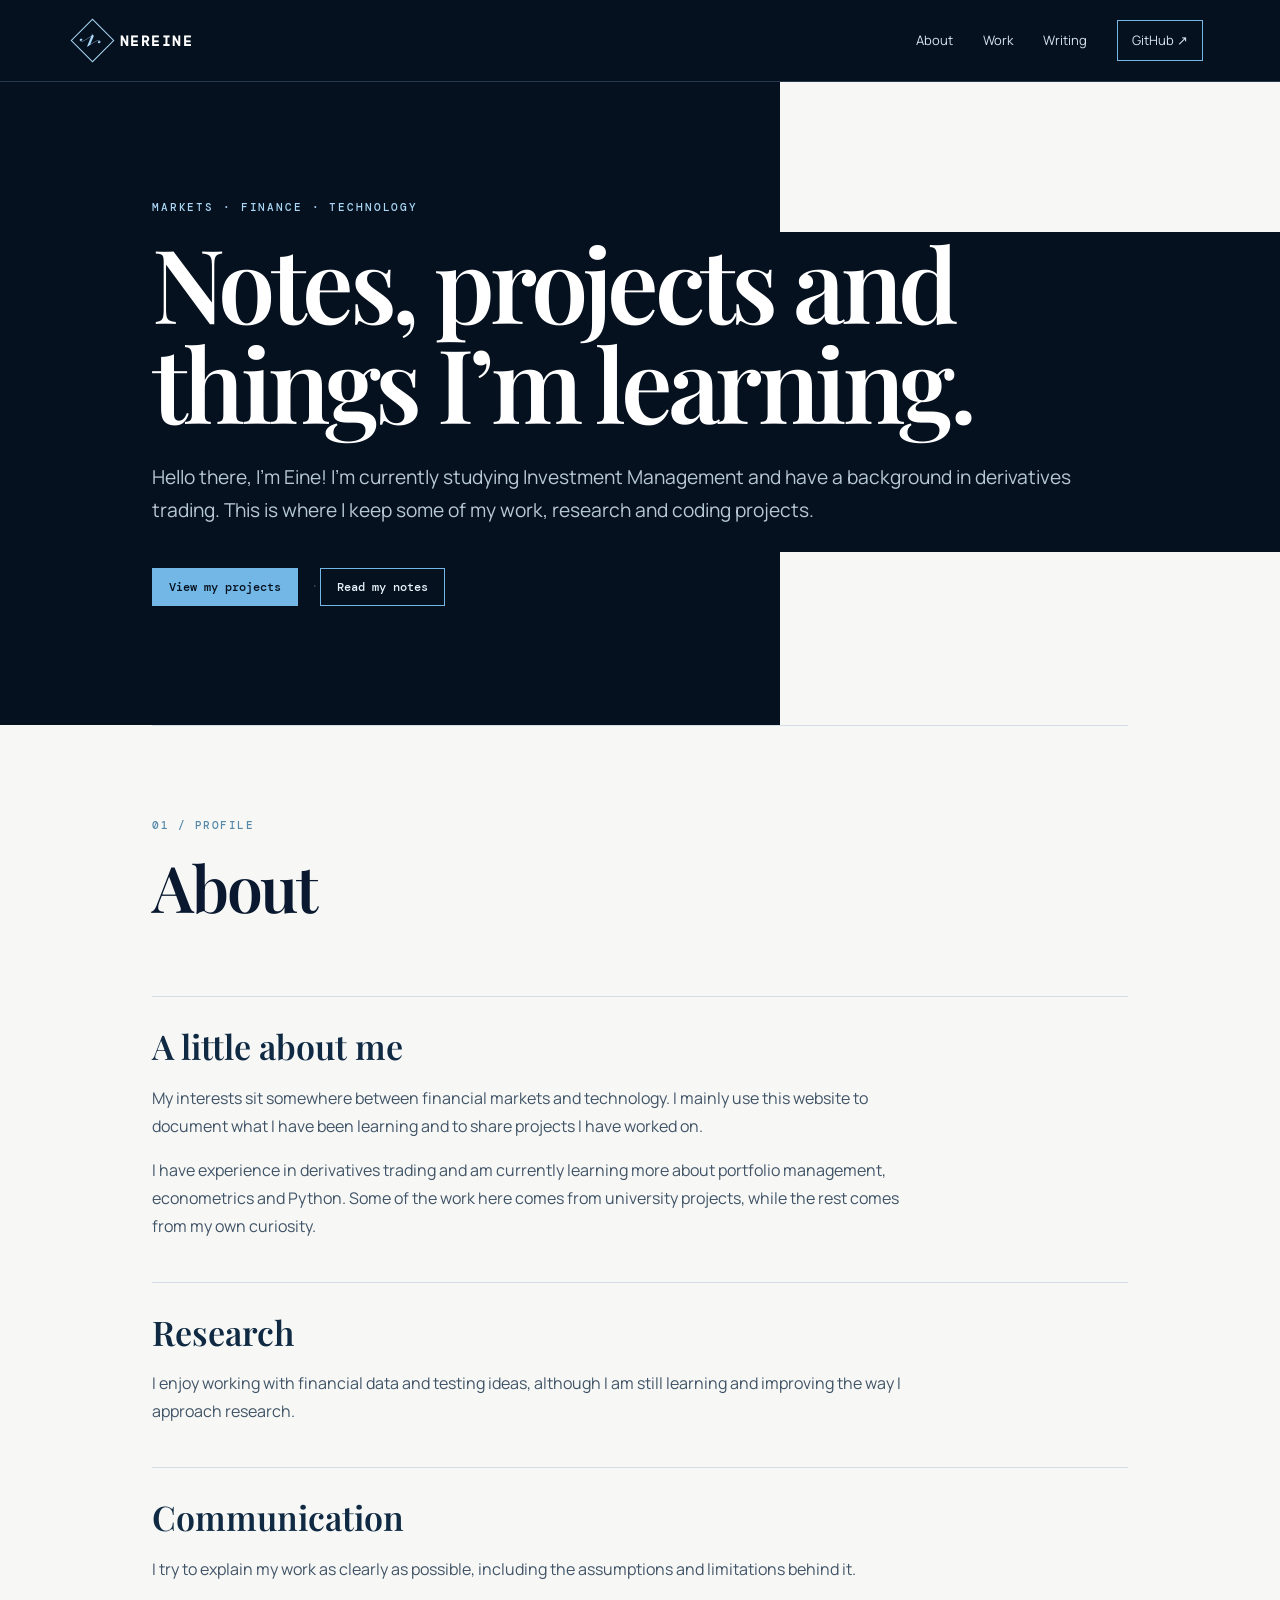
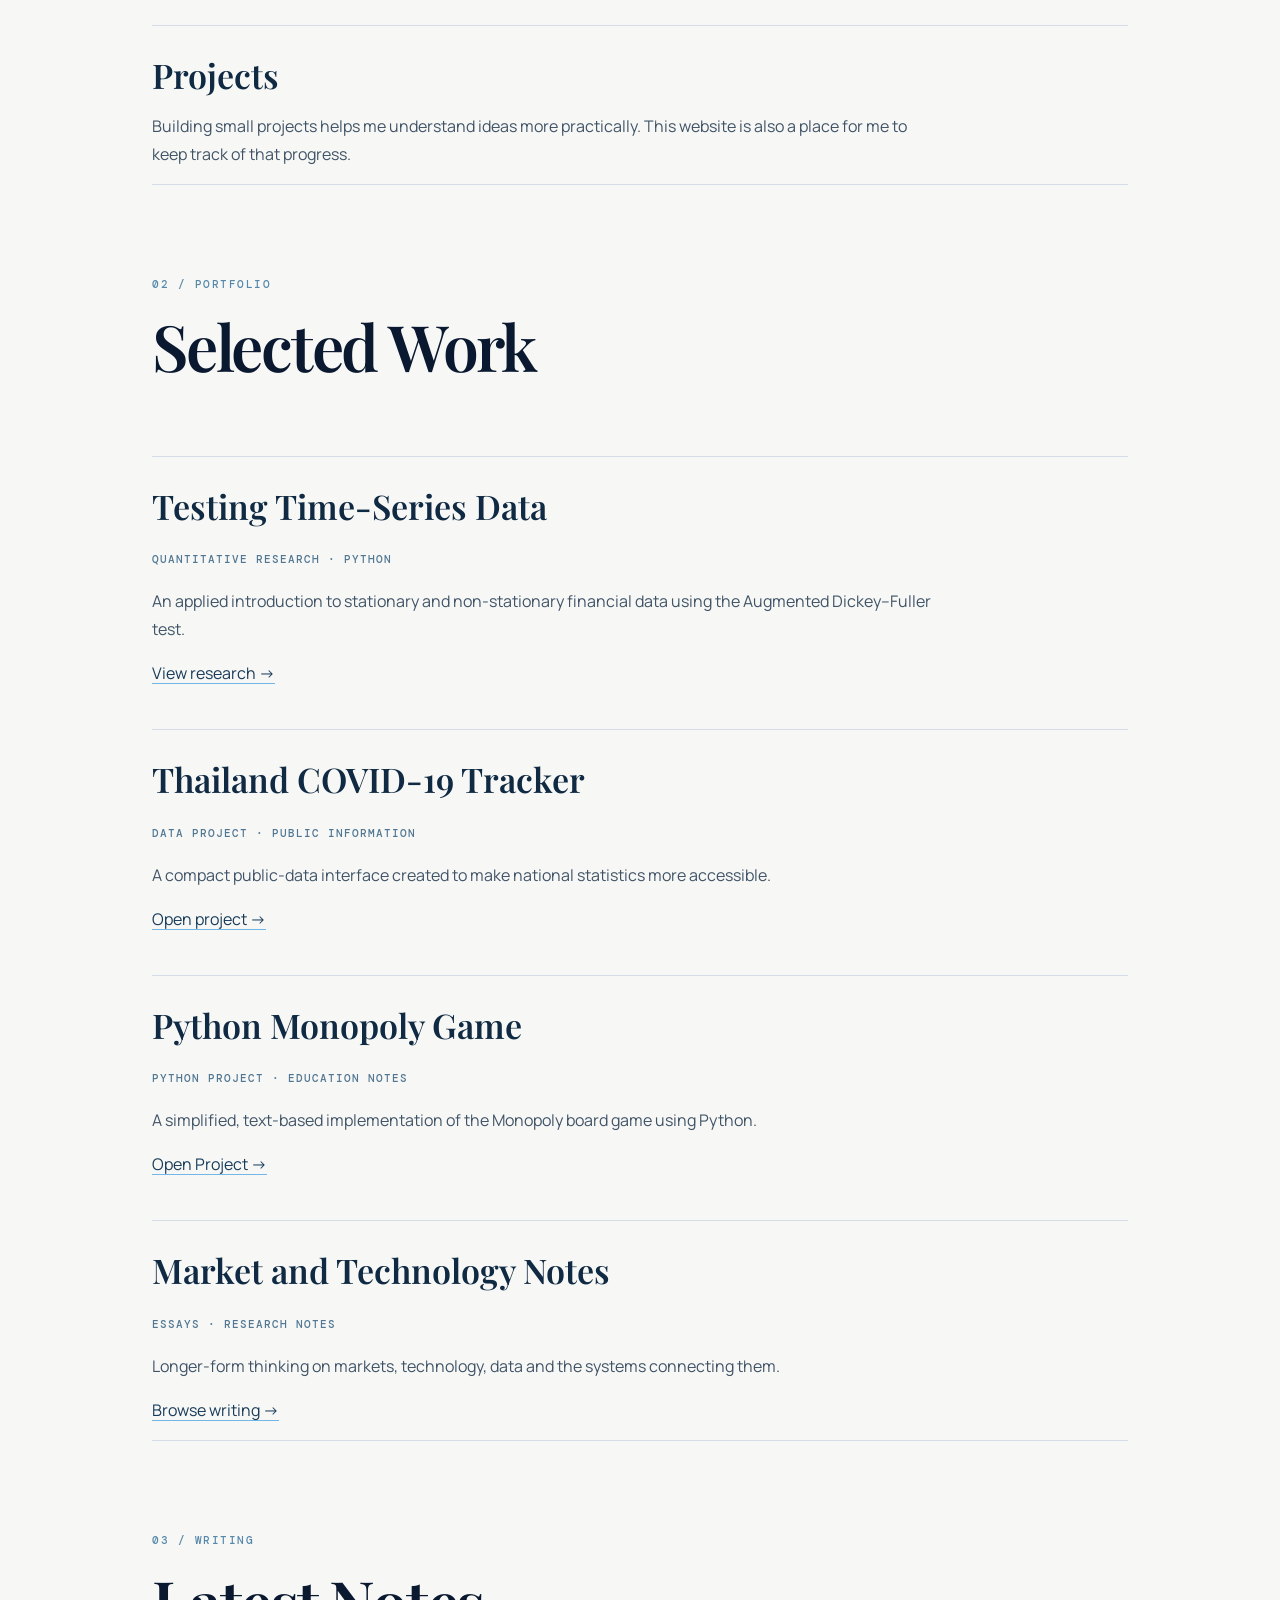
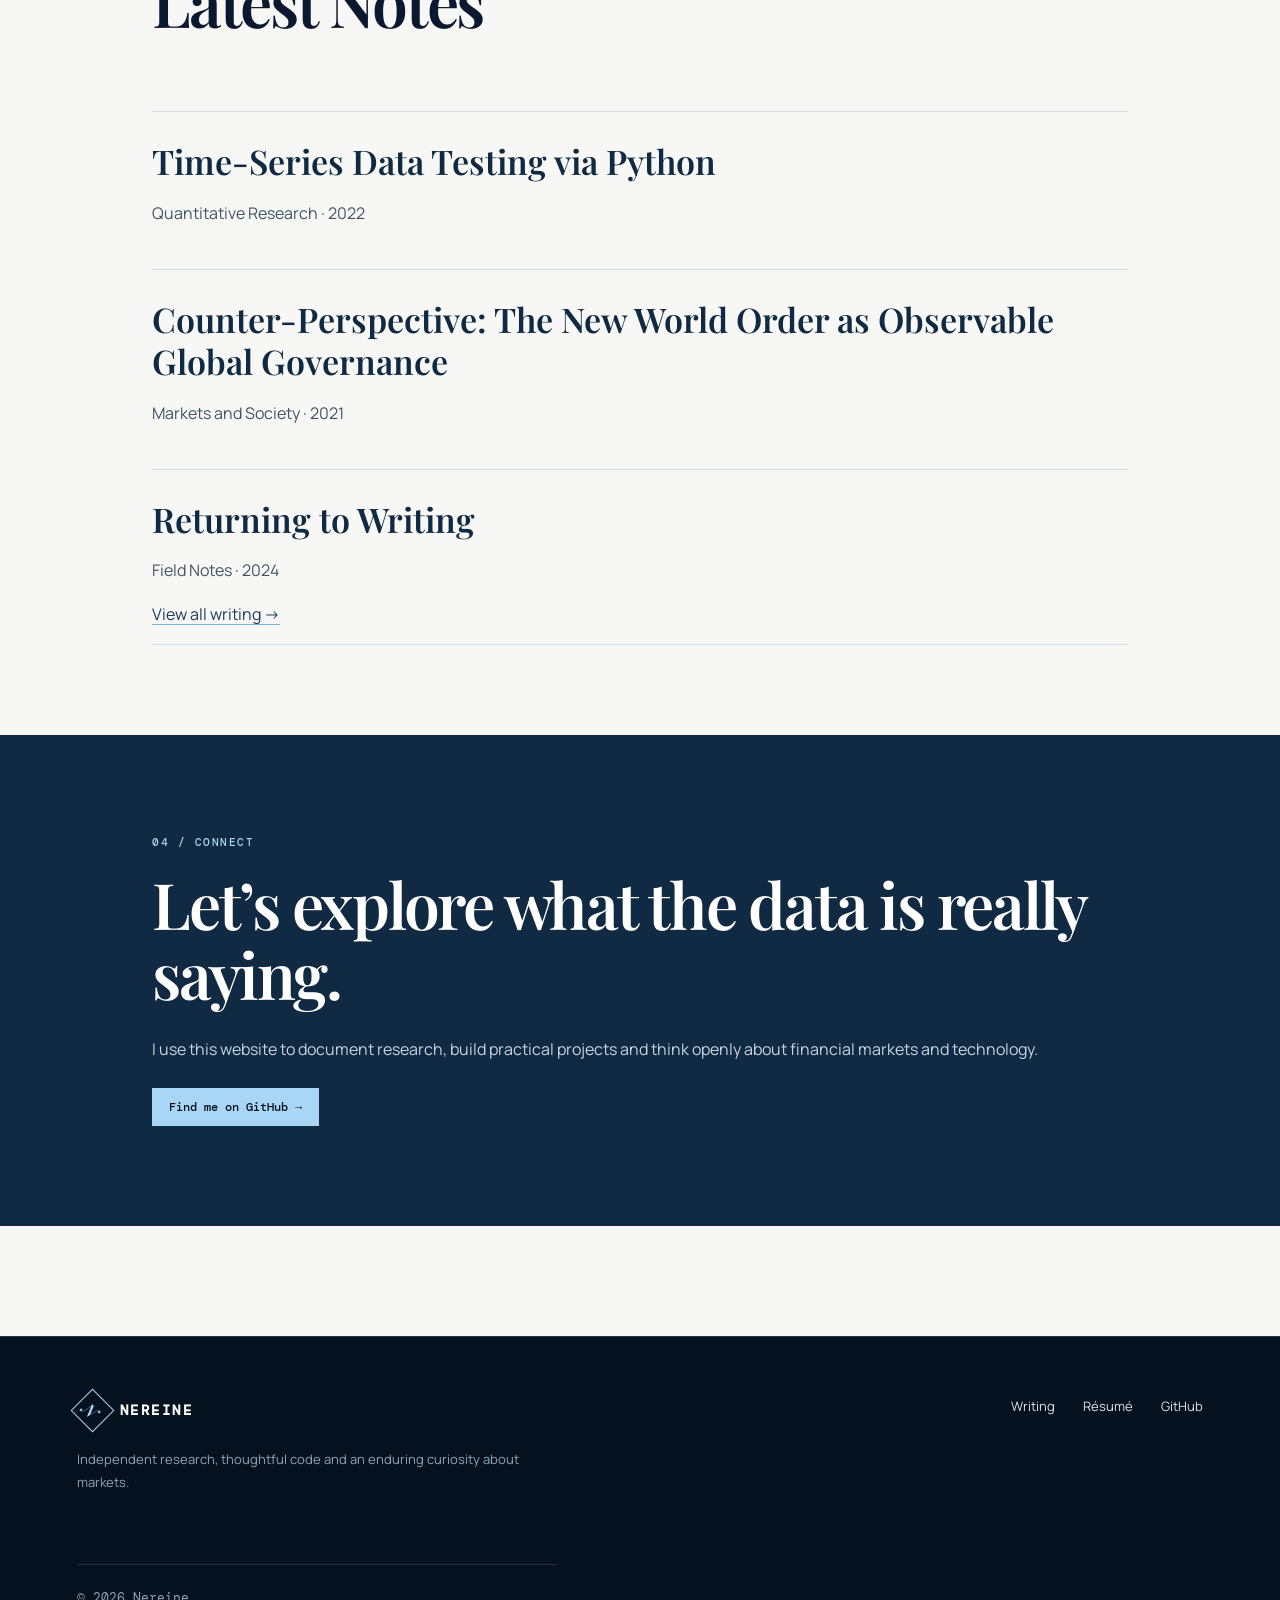
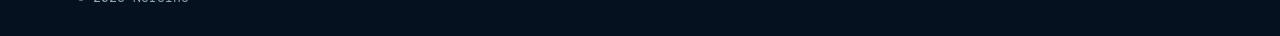
<file: index.html>
<!DOCTYPE html><html lang=en> <head><meta charset=UTF-8><meta name=viewport content="width=device-width, initial-scale=1.0"><meta name=description content="Nereine — independent notes and projects at the intersection of markets, quantitative research and technology."><meta name=author content=@nereine><meta name=theme-color content=#06111f><link rel=preconnect href=https://fonts.googleapis.com><link rel=preconnect href=https://fonts.gstatic.com crossorigin><link href="https://fonts.googleapis.com/css2?family=DM+Mono:wght@400;500&family=Manrope:wght@400;500;600;700&family=Playfair+Display:ital,wght@0,600;1,600&display=swap" rel=stylesheet><link rel=stylesheet href=/style.css><title>Nereine — Markets, Research & Technology</title></head> <body> <header class=site-header> <a class=wordmark href=/ aria-label="Nereine home"> <span class=wordmark-mark>N</span> <span>NEREINE</span> </a> <button class=menu-button type=button aria-expanded=false aria-controls=site-nav>Menu</button> <nav id=site-nav class=site-nav aria-label="Primary navigation"> <a href=/#about>About</a> <a href=/#work>Work</a> <a href=/blog/ >Writing</a> <a class=nav-cta href=https://github.com/nereine>GitHub <span aria-hidden=true>↗</span></a> </nav> </header> <main> <p>Markets · Finance · Technology</p> <h1 id=notes-projects-and-things-im-learning.>Notes, projects and things I’m learning.</h1> <p>Hello there, I’m Eine! I’m currently studying Investment Management and have a background in derivatives trading. This is where I keep some of my work, research and coding projects.</p> <p><a href=#selected-work>View my projects</a> · <a href=/blog/ >Read my notes</a></p> <hr> <h2 id=about>About</h2> <h3 id=a-little-about-me>A little about me</h3> <p>My interests sit somewhere between financial markets and technology. I mainly use this website to document what I have been learning and to share projects I have worked on.</p> <p>I have experience in derivatives trading and am currently learning more about portfolio management, econometrics and Python. Some of the work here comes from university projects, while the rest comes from my own curiosity.</p> <h3 id=research>Research</h3> <p>I enjoy working with financial data and testing ideas, although I am still learning and improving the way I approach research.</p> <h3 id=communication>Communication</h3> <p>I try to explain my work as clearly as possible, including the assumptions and limitations behind it.</p> <h3 id=projects>Projects</h3> <p>Building small projects helps me understand ideas more practically. This website is also a place for me to keep track of that progress.</p> <hr> <h2 id=selected-work>Selected Work</h2> <h3 id=testing-time-series-data><a href=/blog/adf/ >Testing Time-Series Data</a></h3> <p><strong>Quantitative Research · Python</strong></p> <p>An applied introduction to stationary and non-stationary financial data using the Augmented Dickey–Fuller test.</p> <p><a href=/blog/adf/ >View research →</a></p> <h3 id=thailand-covid-19-tracker><a href=/covid-19/ >Thailand COVID-19 Tracker</a></h3> <p><strong>Data Project · Public Information</strong></p> <p>A compact public-data interface created to make national statistics more accessible.</p> <p><a href=/covid-19/ >Open project →</a></p> <h3 id=python-monopoly-game><a href=https://github.com/nereine/python-monopoly-game>Python Monopoly Game</a></h3> <p><strong>Python Project · Education Notes</strong></p> <p>A simplified, text-based implementation of the Monopoly board game using Python.</p> <p><a href=https://github.com/nereine/python-monopoly-game>Open Project →</a></p> <h3 id=market-and-technology-notes><a href=/blog/ >Market and Technology Notes</a></h3> <p><strong>Essays · Research Notes</strong></p> <p>Longer-form thinking on markets, technology, data and the systems connecting them.</p> <p><a href=/blog/ >Browse writing →</a></p> <hr> <h2 id=latest-notes>Latest Notes</h2> <h3 id=time-series-data-testing-via-python><a href=/blog/adf/ >Time-Series Data Testing via Python</a></h3> <p>Quantitative Research · 2022</p> <h3 id=counter-perspective-the-new-world-order-as-observable-global-governance><a href=/blog/nwo/ >Counter-Perspective: The New World Order as Observable Global Governance</a></h3> <p>Markets and Society · 2021</p> <h3 id=returning-to-writing><a href=/blog/2024/ >Returning to Writing</a></h3> <p>Field Notes · 2024</p> <p><a href=/blog/ >View all writing →</a></p> <hr> <h2 id=lets-explore-what-the-data-is-really-saying.>Let’s explore what the data is really saying.</h2> <p>I use this website to document research, build practical projects and think openly about financial markets and technology.</p> <p><a href=https://github.com/nereine>Find me on GitHub →</a></p> </main> <footer class=site-footer> <div> <a href=/ class="wordmark footer-wordmark"><span class=wordmark-mark>N</span><span>NEREINE</span></a> <p>Independent research, thoughtful code and an enduring curiosity about markets.</p> </div> <div class=footer-links> <a href=/blog/ >Writing</a> <a href=/resume/ >Résumé</a> <a href=https://github.com/nereine>GitHub</a> </div> <p class=copyright>© <span id=year>2026</span> Nereine</p> </footer> <script src=/script.js defer></script> </body> </html>
</file>
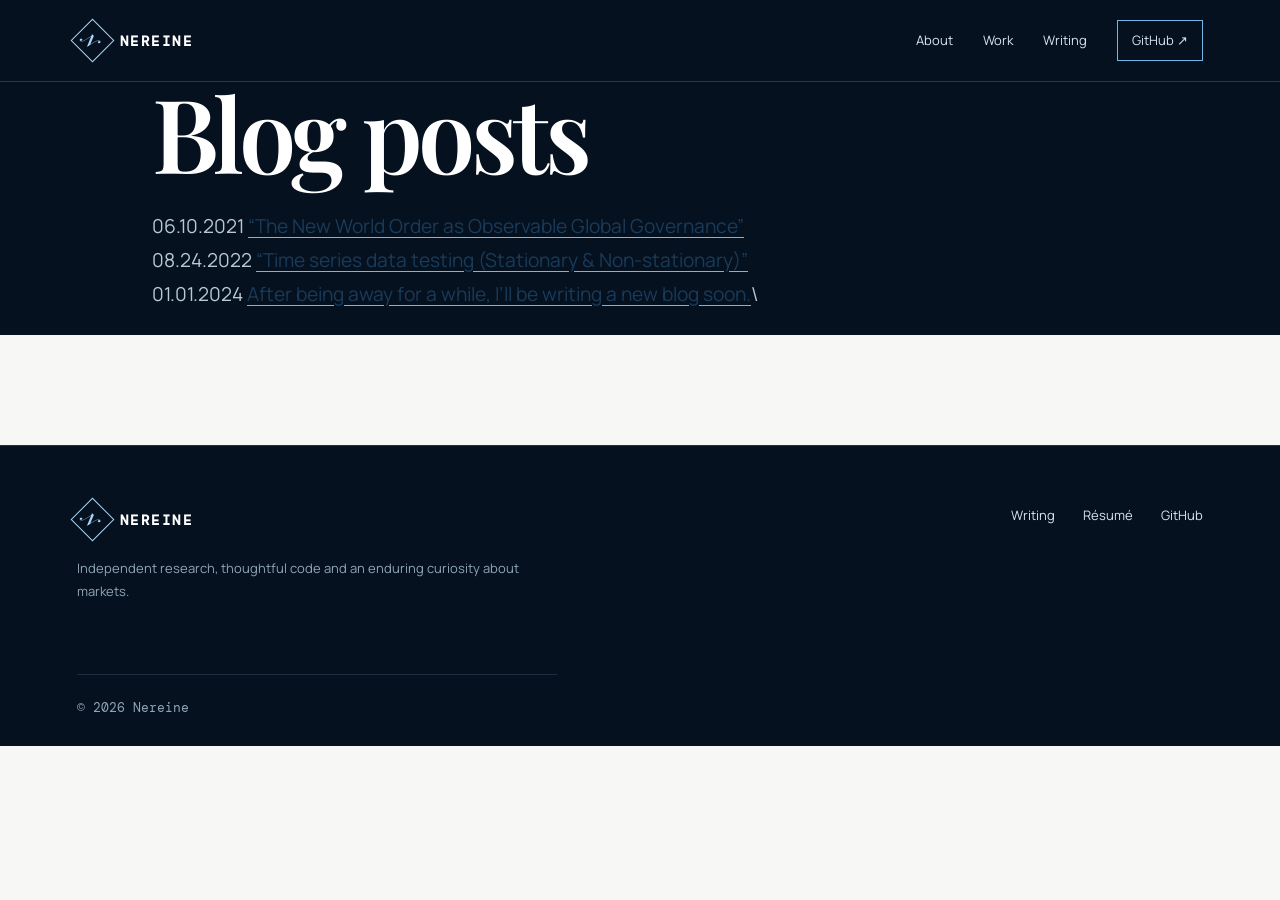
<file: blog/index.html>
<!DOCTYPE html><html lang=en> <head><meta charset=UTF-8><meta name=viewport content="width=device-width, initial-scale=1.0"><meta name=description content="Nereine — independent notes and projects at the intersection of markets, quantitative research and technology."><meta name=author content=@nereine><meta name=theme-color content=#06111f><link rel=preconnect href=https://fonts.googleapis.com><link rel=preconnect href=https://fonts.gstatic.com crossorigin><link href="https://fonts.googleapis.com/css2?family=DM+Mono:wght@400;500&family=Manrope:wght@400;500;600;700&family=Playfair+Display:ital,wght@0,600;1,600&display=swap" rel=stylesheet><link rel=stylesheet href=/style.css><title>Nereine — Markets, Research & Technology</title></head> <body> <header class=site-header> <a class=wordmark href=/ aria-label="Nereine home"> <span class=wordmark-mark>N</span> <span>NEREINE</span> </a> <button class=menu-button type=button aria-expanded=false aria-controls=site-nav>Menu</button> <nav id=site-nav class=site-nav aria-label="Primary navigation"> <a href=/#about>About</a> <a href=/#work>Work</a> <a href=/blog/ >Writing</a> <a class=nav-cta href=https://github.com/nereine>GitHub <span aria-hidden=true>↗</span></a> </nav> </header> <main> <h1 id=blog-posts>Blog posts</h1> <p>06.10.2021 <a href=/blog/nwo/ >&#8220;The New World Order as Observable Global Governance&#8221;</a><br> 08.24.2022 <a href=/blog/adf>&#8220;Time series data testing (Stationary &#38; Non-stationary)&#8221;</a><br> 01.01.2024 <a href=/blog/2024/ >After being away for a while, I&#8217;ll be writing a new blog soon.</a>\</p> </main> <footer class=site-footer> <div> <a href=/ class="wordmark footer-wordmark"><span class=wordmark-mark>N</span><span>NEREINE</span></a> <p>Independent research, thoughtful code and an enduring curiosity about markets.</p> </div> <div class=footer-links> <a href=/blog/ >Writing</a> <a href=/resume/ >Résumé</a> <a href=https://github.com/nereine>GitHub</a> </div> <p class=copyright>© <span id=year>2026</span> Nereine</p> </footer> <script src=/script.js defer></script> </body> </html>
</file>
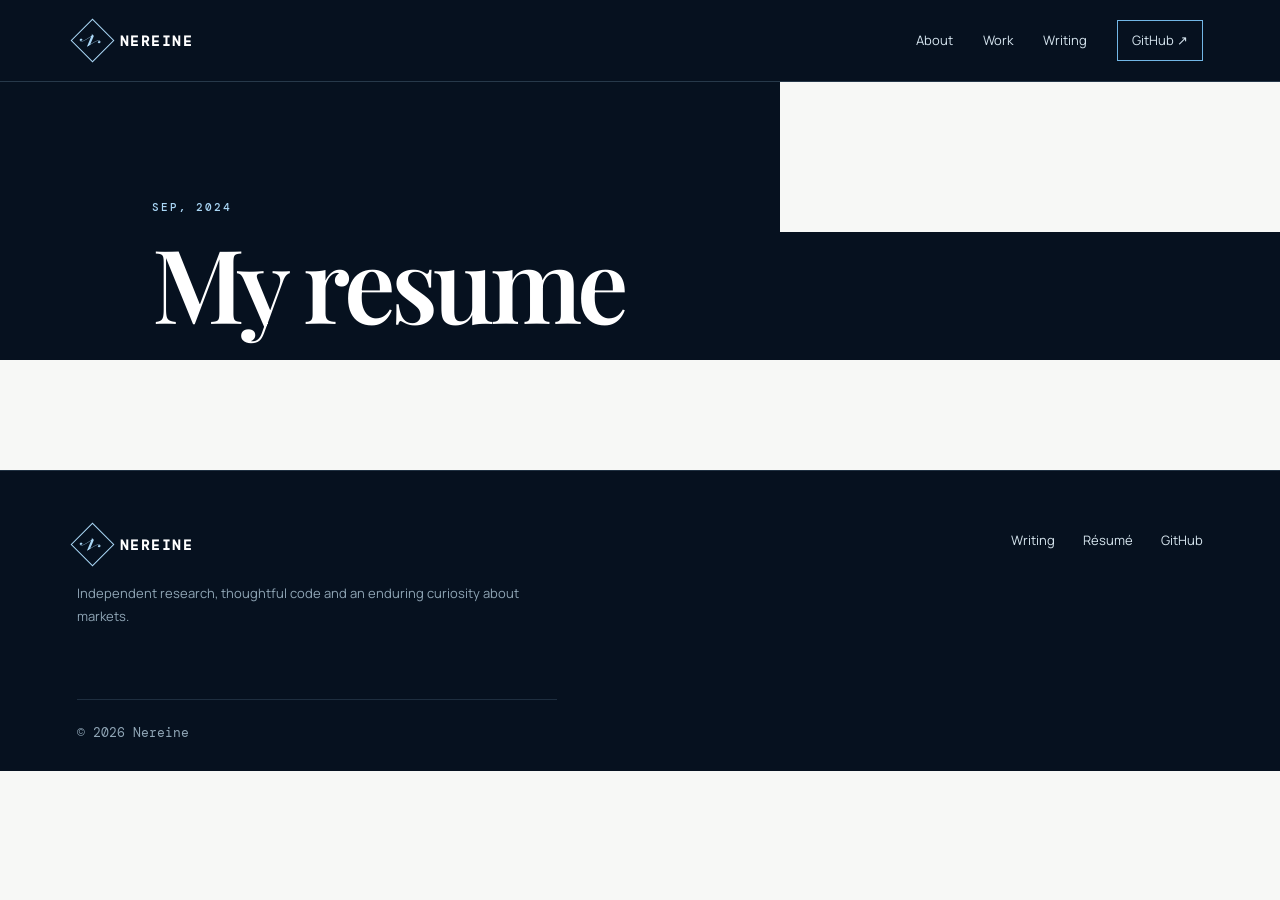
<file: resume/index.html>
<!DOCTYPE html><html lang=en> <head><meta charset=UTF-8><meta name=viewport content="width=device-width, initial-scale=1.0"><meta name=description content="Nereine — independent notes and projects at the intersection of markets, quantitative research and technology."><meta name=author content=@nereine><meta name=theme-color content=#06111f><link rel=preconnect href=https://fonts.googleapis.com><link rel=preconnect href=https://fonts.gstatic.com crossorigin><link href="https://fonts.googleapis.com/css2?family=DM+Mono:wght@400;500&family=Manrope:wght@400;500;600;700&family=Playfair+Display:ital,wght@0,600;1,600&display=swap" rel=stylesheet><link rel=stylesheet href=/style.css><title>Nereine — Markets, Research & Technology</title></head> <body> <header class=site-header> <a class=wordmark href=/ aria-label="Nereine home"> <span class=wordmark-mark>N</span> <span>NEREINE</span> </a> <button class=menu-button type=button aria-expanded=false aria-controls=site-nav>Menu</button> <nav id=site-nav class=site-nav aria-label="Primary navigation"> <a href=/#about>About</a> <a href=/#work>Work</a> <a href=/blog/ >Writing</a> <a class=nav-cta href=https://github.com/nereine>GitHub <span aria-hidden=true>↗</span></a> </nav> </header> <main> <p>Sep, 2024</p> <h1 id=my-resume>My resume</h1> <!--- [CV-2024](CV-2024.pdf) ---> </main> <footer class=site-footer> <div> <a href=/ class="wordmark footer-wordmark"><span class=wordmark-mark>N</span><span>NEREINE</span></a> <p>Independent research, thoughtful code and an enduring curiosity about markets.</p> </div> <div class=footer-links> <a href=/blog/ >Writing</a> <a href=/resume/ >Résumé</a> <a href=https://github.com/nereine>GitHub</a> </div> <p class=copyright>© <span id=year>2026</span> Nereine</p> </footer> <script src=/script.js defer></script> </body> </html>
</file>
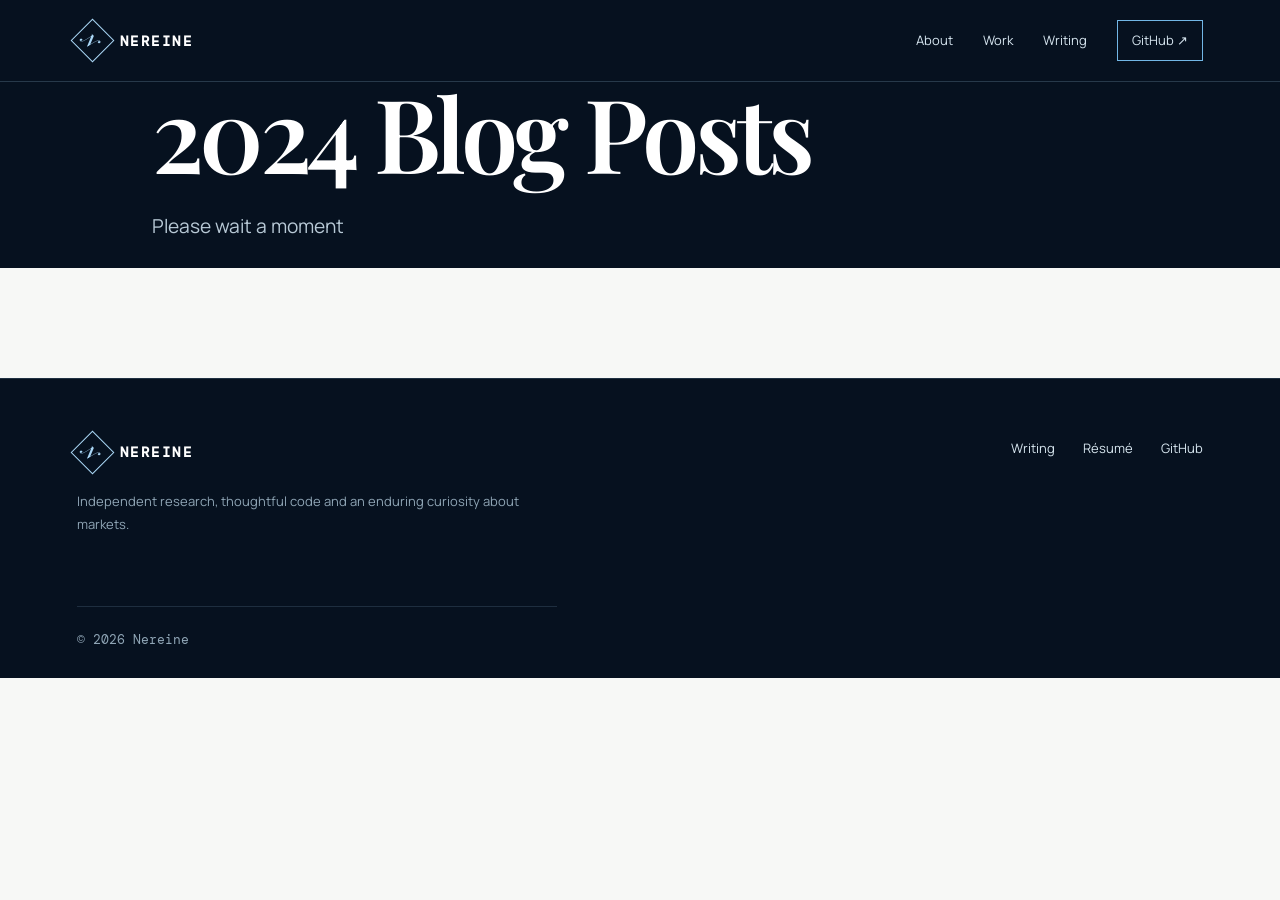
<file: blog/2024/index.html>
<!DOCTYPE html><html lang=en> <head><meta charset=UTF-8><meta name=viewport content="width=device-width, initial-scale=1.0"><meta name=description content="Nereine — independent notes and projects at the intersection of markets, quantitative research and technology."><meta name=author content=@nereine><meta name=theme-color content=#06111f><link rel=preconnect href=https://fonts.googleapis.com><link rel=preconnect href=https://fonts.gstatic.com crossorigin><link href="https://fonts.googleapis.com/css2?family=DM+Mono:wght@400;500&family=Manrope:wght@400;500;600;700&family=Playfair+Display:ital,wght@0,600;1,600&display=swap" rel=stylesheet><link rel=stylesheet href=/style.css><title>Nereine — Markets, Research & Technology</title></head> <body> <header class=site-header> <a class=wordmark href=/ aria-label="Nereine home"> <span class=wordmark-mark>N</span> <span>NEREINE</span> </a> <button class=menu-button type=button aria-expanded=false aria-controls=site-nav>Menu</button> <nav id=site-nav class=site-nav aria-label="Primary navigation"> <a href=/#about>About</a> <a href=/#work>Work</a> <a href=/blog/ >Writing</a> <a class=nav-cta href=https://github.com/nereine>GitHub <span aria-hidden=true>↗</span></a> </nav> </header> <main> <h1 id=2024-blog-posts>2024 Blog Posts</h1> <p>Please wait a moment</p> </main> <footer class=site-footer> <div> <a href=/ class="wordmark footer-wordmark"><span class=wordmark-mark>N</span><span>NEREINE</span></a> <p>Independent research, thoughtful code and an enduring curiosity about markets.</p> </div> <div class=footer-links> <a href=/blog/ >Writing</a> <a href=/resume/ >Résumé</a> <a href=https://github.com/nereine>GitHub</a> </div> <p class=copyright>© <span id=year>2026</span> Nereine</p> </footer> <script src=/script.js defer></script> </body> </html>
</file>
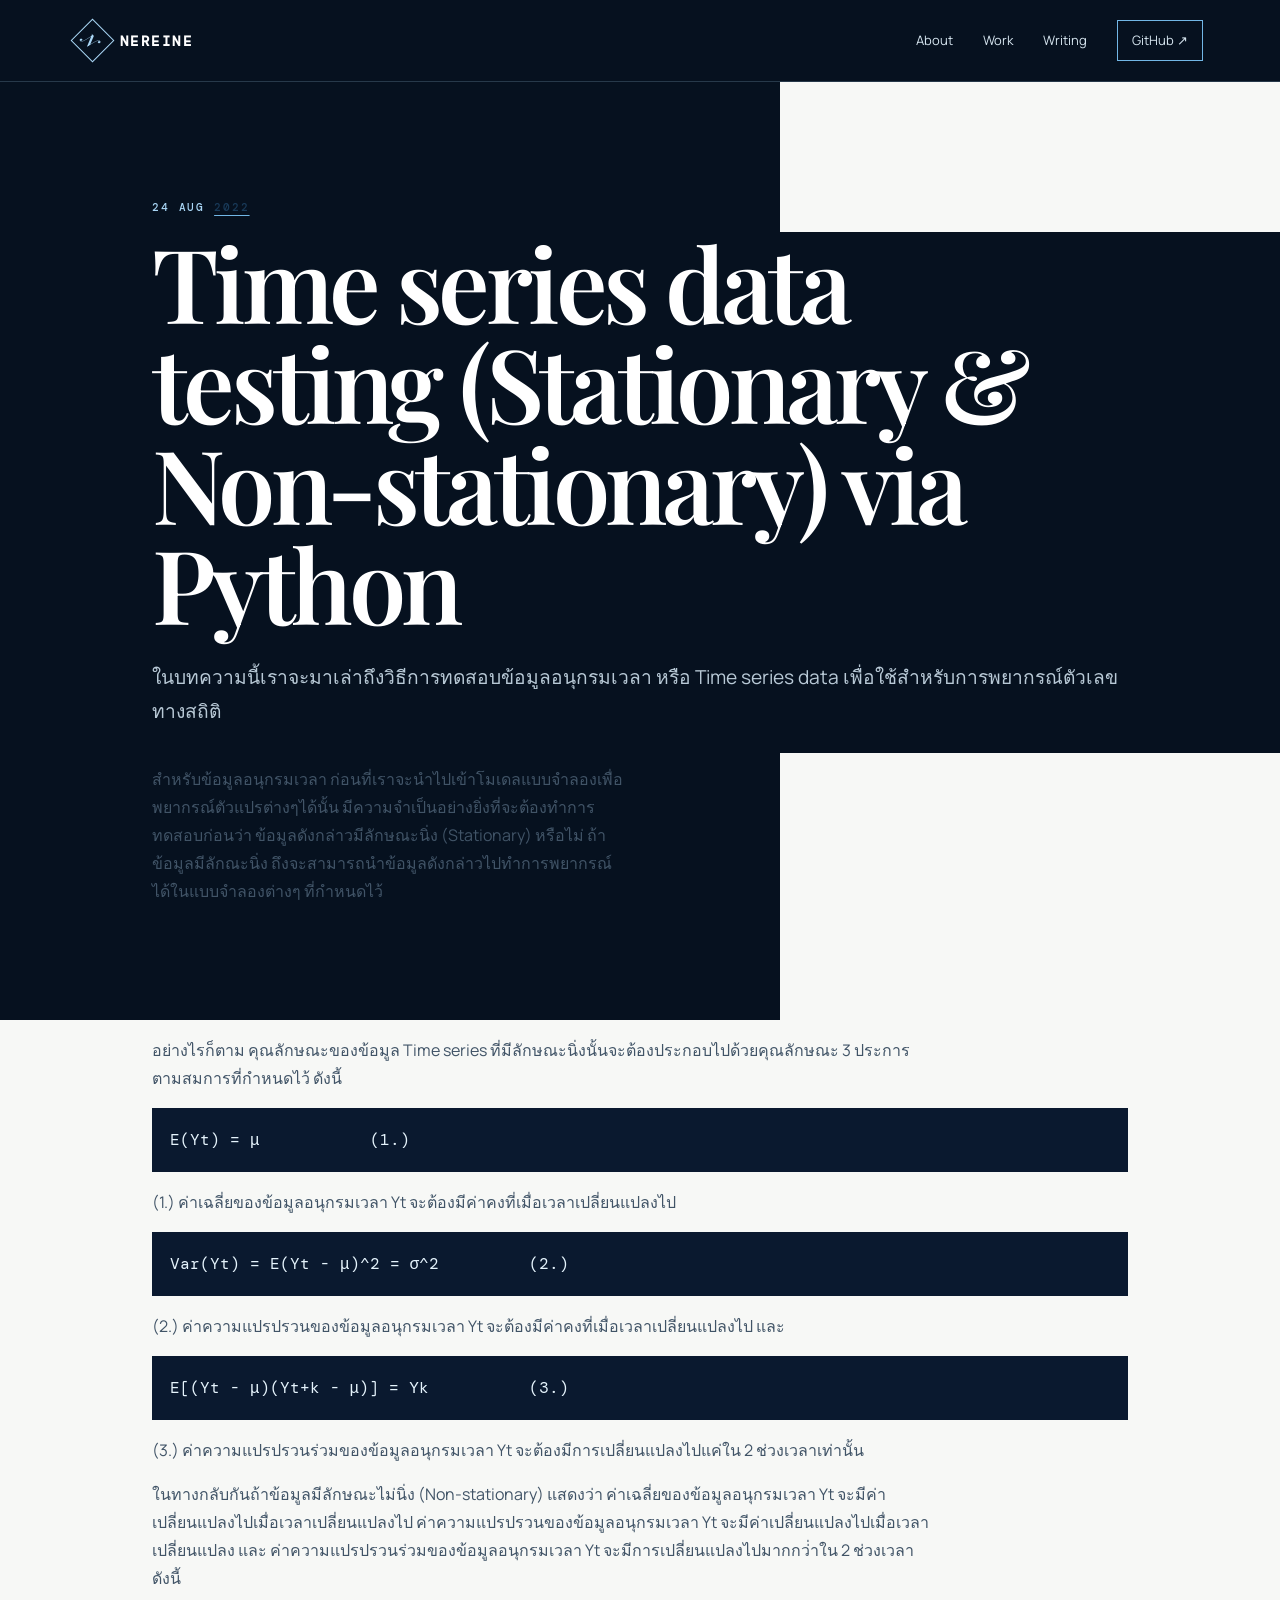
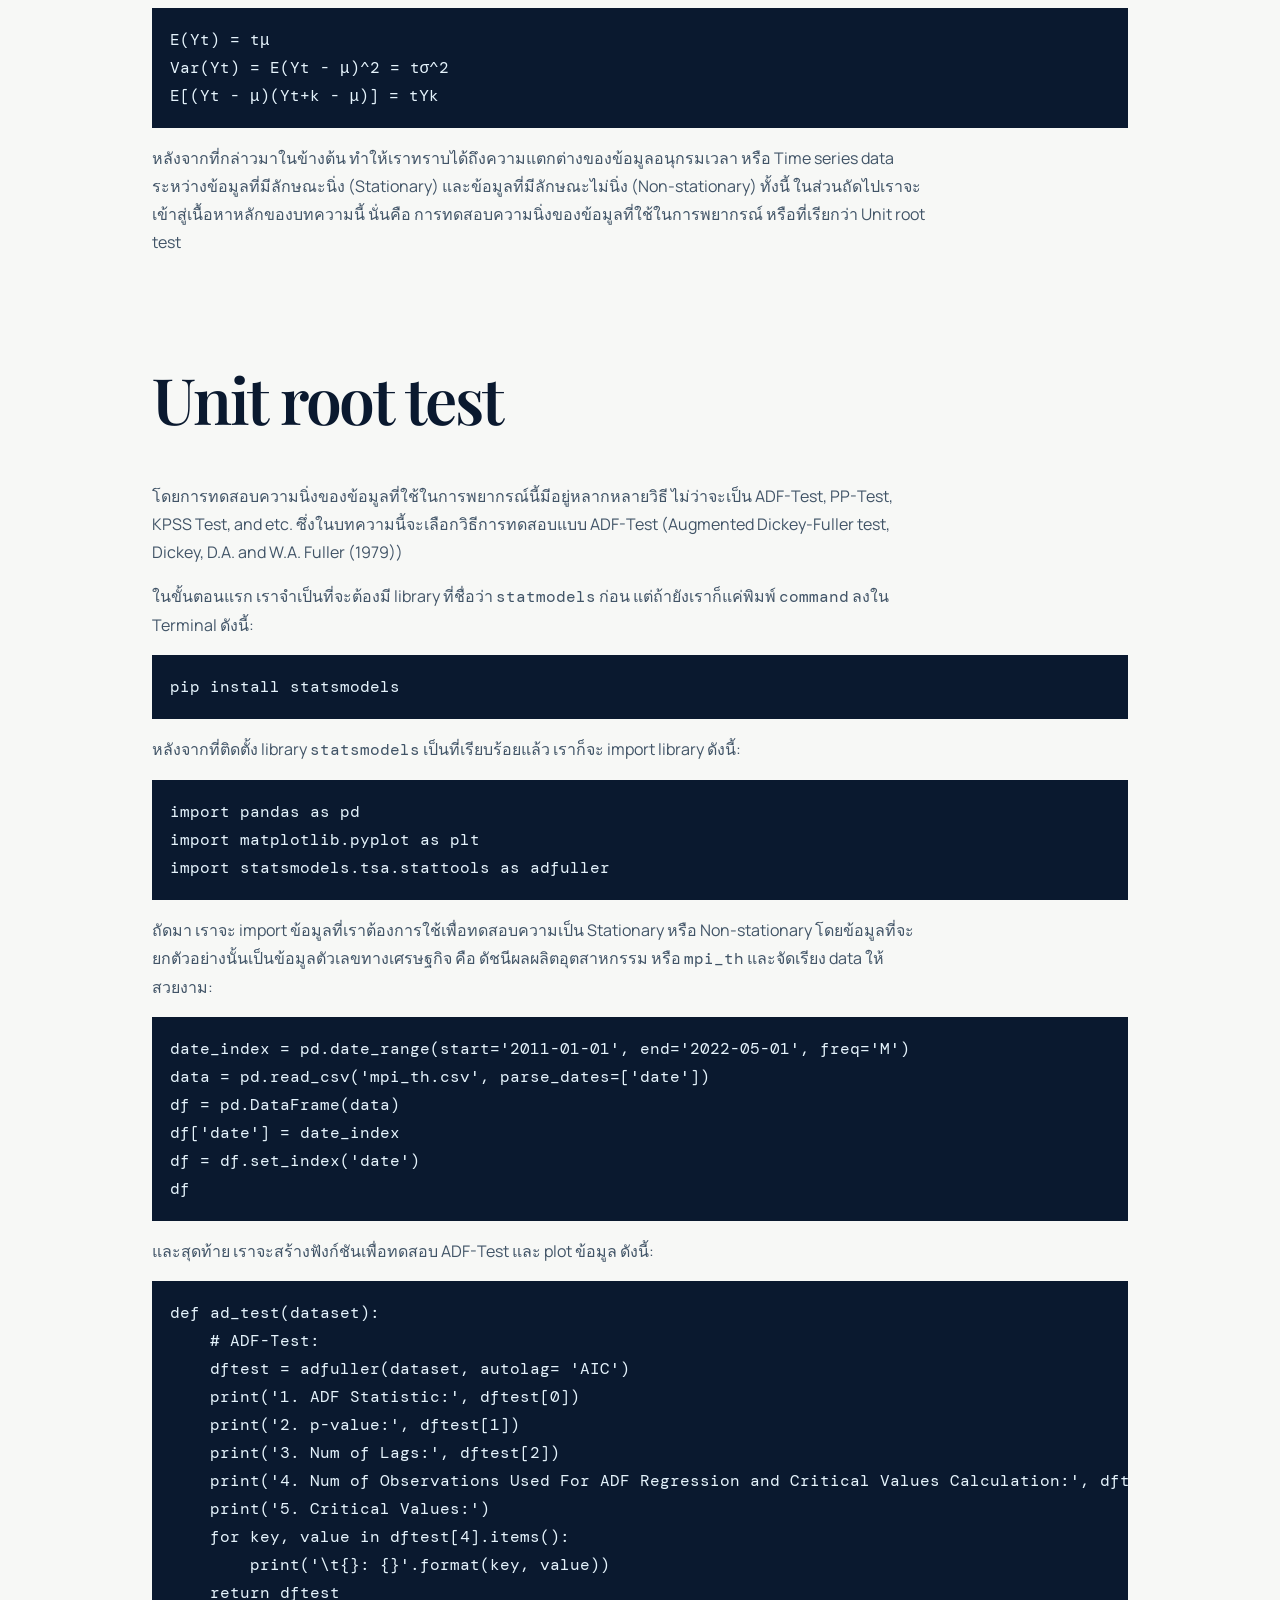
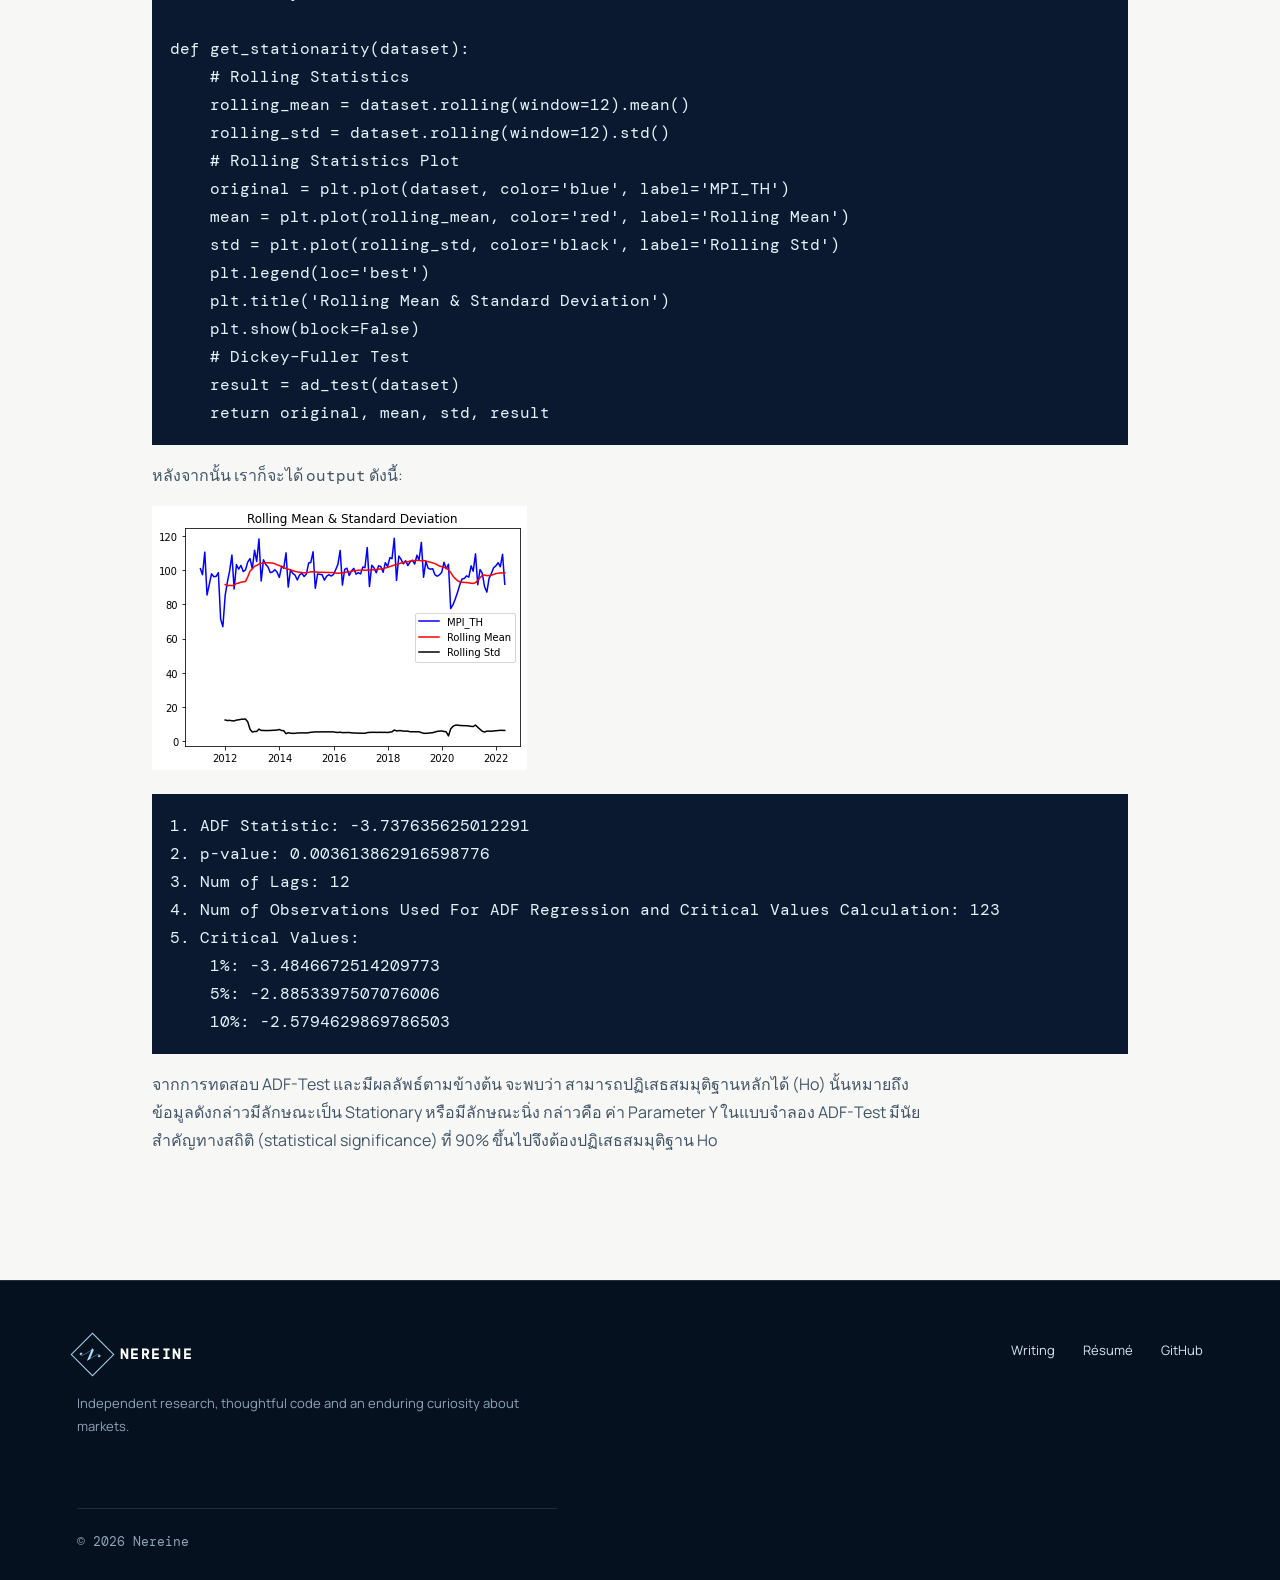
<file: blog/adf/index.html>
<!DOCTYPE html><html lang=en> <head><meta charset=UTF-8><meta name=viewport content="width=device-width, initial-scale=1.0"><meta name=description content="Nereine — independent notes and projects at the intersection of markets, quantitative research and technology."><meta name=author content=@nereine><meta name=theme-color content=#06111f><link rel=preconnect href=https://fonts.googleapis.com><link rel=preconnect href=https://fonts.gstatic.com crossorigin><link href="https://fonts.googleapis.com/css2?family=DM+Mono:wght@400;500&family=Manrope:wght@400;500;600;700&family=Playfair+Display:ital,wght@0,600;1,600&display=swap" rel=stylesheet><link rel=stylesheet href=/style.css><title>Nereine — Markets, Research & Technology</title></head> <body> <header class=site-header> <a class=wordmark href=/ aria-label="Nereine home"> <span class=wordmark-mark>N</span> <span>NEREINE</span> </a> <button class=menu-button type=button aria-expanded=false aria-controls=site-nav>Menu</button> <nav id=site-nav class=site-nav aria-label="Primary navigation"> <a href=/#about>About</a> <a href=/#work>Work</a> <a href=/blog/ >Writing</a> <a class=nav-cta href=https://github.com/nereine>GitHub <span aria-hidden=true>↗</span></a> </nav> </header> <main> <p>24 Aug <a href=/blog/2022/ >2022</a></p> <h1 id=time-series-data-testing-stationary-non-stationary-via-python>Time series data testing (Stationary &#38; Non-stationary) via Python</h1> <p>ในบทความนี้เราจะมาเล่าถึงวิธีการทดสอบข้อมูลอนุกรมเวลา หรือ Time series data เพื่อใช้สำหรับการพยากรณ์ตัวเลขทางสถิติ</p> <p>สำหรับข้อมูลอนุกรมเวลา ก่อนที่เราจะนำไปเข้าโมเดลแบบจำลองเพื่อพยากรณ์ตัวแปรต่างๆได้นั้น มีความจำเป็นอย่างยิ่งที่จะต้องทำการทดสอบก่อนว่า ข้อมูลดังกล่าวมีลักษณะนิ่ง (Stationary) หรือไม่ ถ้าข้อมูลมีลักณะนิ่ง ถึงจะสามารถนำข้อมูลดังกล่าวไปทำการพยากรณ์ได้ในแบบจำลองต่างๆ ที่กำหนดไว้</p> <p>อย่างไรก็ตาม คุณลักษณะของข้อมูล Time series ที่มีลักษณะนิ่งนั้นจะต้องประกอบไปด้วยคุณลักษณะ 3 ประการ ตามสมการที่กำหนดไว้ ดังนี้</p> <pre><code>E(Yt) = μ           (1.)
</code></pre> <p>(1.) ค่าเฉลี่ยของข้อมูลอนุกรมเวลา Yt จะต้องมีค่าคงที่เมื่อเวลาเปลี่ยนแปลงไป</p> <pre><code>Var(Yt) = E(Yt - μ)^2 = σ^2         (2.)
</code></pre> <p>(2.) ค่าความแปรปรวนของข้อมูลอนุกรมเวลา Yt จะต้องมีค่าคงที่เมื่อเวลาเปลี่ยนแปลงไป และ</p> <pre><code>E[(Yt - μ)(Yt+k - μ)] = Υk          (3.)
</code></pre> <p>(3.) ค่าความแปรปรวนร่วมของข้อมูลอนุกรมเวลา Yt จะต้องมีการเปลี่ยนแปลงไปแค่ใน 2 ช่วงเวลาเท่านั้น</p> <p>ในทางกลับกันถ้าข้อมูลมีลักษณะไม่นิ่ง (Non-stationary) แสดงว่า ค่าเฉลี่ยของข้อมูลอนุกรมเวลา Yt จะมีค่าเปลี่ยนแปลงไปเมื่อเวลาเปลี่ยนแปลงไป ค่าความแปรปรวนของข้อมูลอนุกรมเวลา Yt จะมีค่าเปลี่ยนแปลงไปเมื่อเวลาเปลี่ยนแปลง และ ค่าความแปรปรวนร่วมของข้อมูลอนุกรมเวลา Yt จะมีการเปลี่ยนแปลงไปมากกว่่าใน 2 ช่วงเวลา ดังนี้</p> <pre><code>E(Yt) = tμ
Var(Yt) = E(Yt - μ)^2 = tσ^2
E[(Yt - μ)(Yt+k - μ)] = tΥk
</code></pre> <p>หลังจากที่กล่าวมาในข้างต้น ทำให้เราทราบได้ถึงความแตกต่างของข้อมูลอนุกรมเวลา หรือ Time series data ระหว่างข้อมูลที่มีลักษณะนิ่ง (Stationary) และข้อมูลที่มีลักษณะไม่นิ่ง (Non-stationary) ทั้งนี้ ในส่วนถัดไปเราจะเข้าสู่เนื้อหาหลักของบทความนี้ นั่นคือ การทดสอบความนิ่งของข้อมูลที่ใช้ในการพยากรณ์ หรือที่เรียกว่า Unit root test</p> <h2 id=unit-root-test>Unit root test</h2> <p>โดยการทดสอบความนิ่งของข้อมูลที่ใช้ในการพยากรณ์นี้มีอยู่หลากหลายวิธี ไม่ว่าจะเป็น ADF-Test, PP-Test, KPSS Test, and etc. ซึ่งในบทความนี้จะเลือกวิธีการทดสอบแบบ ADF-Test (Augmented Dickey-Fuller test, Dickey, D.A. and W.A. Fuller (1979))</p> <p>ในขั้นตอนแรก เราจำเป็นที่จะต้องมี library ที่ชื่อว่า <code>statmodels</code> ก่อน แต่ถ้ายังเราก็แค่พิมพ์ <code>command</code> ลงใน Terminal ดังนี้:</p> <pre><code>pip install statsmodels
</code></pre> <p>หลังจากที่ติดตั้ง library <code>statsmodels</code> เป็นที่เรียบร้อยแล้ว เราก็จะ import library ดังนี้:</p> <pre><code>import pandas as pd
import matplotlib.pyplot as plt
import statsmodels.tsa.stattools as adfuller
</code></pre> <p>ถัดมา เราจะ import ข้อมูลที่เราต้องการใช้เพื่อทดสอบความเป็น Stationary หรือ Non-stationary โดยข้อมูลที่จะยกตัวอย่างนั้นเป็นข้อมูลตัวเลขทางเศรษฐกิจ คือ ดัชนีผลผลิตอุตสาหกรรม หรือ <code>mpi_th</code> และจัดเรียง data ให้สวยงาม:</p> <pre><code>date_index = pd.date_range(start=&#39;2011-01-01&#39;, end=&#39;2022-05-01&#39;, freq=&#39;M&#39;)
data = pd.read_csv(&#39;mpi_th.csv&#39;, parse_dates=[&#39;date&#39;])
df = pd.DataFrame(data)
df[&#39;date&#39;] = date_index
df = df.set_index(&#39;date&#39;)
df
</code></pre> <p>และสุดท้าย เราจะสร้างฟังก์ชันเพื่อทดสอบ ADF-Test และ plot ข้อมูล ดังนี้:</p> <pre><code>def ad_test(dataset):
    # ADF-Test:
    dftest = adfuller(dataset, autolag= &#39;AIC&#39;)
    print(&#39;1. ADF Statistic:&#39;, dftest[0])
    print(&#39;2. p-value:&#39;, dftest[1])
    print(&#39;3. Num of Lags:&#39;, dftest[2])
    print(&#39;4. Num of Observations Used For ADF Regression and Critical Values Calculation:&#39;, dftest[3])
    print(&#39;5. Critical Values:&#39;)
    for key, value in dftest[4].items():
        print(&#39;\t{}: {}&#39;.format(key, value))
    return dftest

def get_stationarity(dataset):
    # Rolling Statistics
    rolling_mean = dataset.rolling(window=12).mean()
    rolling_std = dataset.rolling(window=12).std()
    # Rolling Statistics Plot
    original = plt.plot(dataset, color=&#39;blue&#39;, label=&#39;MPI_TH&#39;)
    mean = plt.plot(rolling_mean, color=&#39;red&#39;, label=&#39;Rolling Mean&#39;)
    std = plt.plot(rolling_std, color=&#39;black&#39;, label=&#39;Rolling Std&#39;)
    plt.legend(loc=&#39;best&#39;)
    plt.title(&#39;Rolling Mean &#38; Standard Deviation&#39;)
    plt.show(block=False)
    # Dickey–Fuller Test 
    result = ad_test(dataset)
    return original, mean, std, result
</code></pre> <p>หลังจากนั้น เราก็จะได้ <code>output</code> ดังนี้:</p> <p><img src=mpi_th_adf.png alt=image.png></p> <pre><code>1. ADF Statistic: -3.737635625012291
2. p-value: 0.003613862916598776
3. Num of Lags: 12
4. Num of Observations Used For ADF Regression and Critical Values Calculation: 123
5. Critical Values:
    1%: -3.4846672514209773
    5%: -2.8853397507076006
    10%: -2.5794629869786503
</code></pre> <p>จากการทดสอบ ADF-Test และมีผลลัพธ์ตามข้างต้น จะพบว่า สามารถปฏิเสธสมมุติฐานหลักได้ (Ho) นั้นหมายถึงข้อมูลดังกล่าวมีลักษณะเป็น Stationary หรือมีลักษณะนิ่ง กล่าวคือ ค่า Parameter Υ ในแบบจำลอง ADF-Test มีนัยสำคัญทางสถิติ (statistical significance) ที่ 90% ขึ้นไปจึงต้องปฏิเสธสมมุติฐาน Ho</p> </main> <footer class=site-footer> <div> <a href=/ class="wordmark footer-wordmark"><span class=wordmark-mark>N</span><span>NEREINE</span></a> <p>Independent research, thoughtful code and an enduring curiosity about markets.</p> </div> <div class=footer-links> <a href=/blog/ >Writing</a> <a href=/resume/ >Résumé</a> <a href=https://github.com/nereine>GitHub</a> </div> <p class=copyright>© <span id=year>2026</span> Nereine</p> </footer> <script src=/script.js defer></script> </body> </html>
</file>
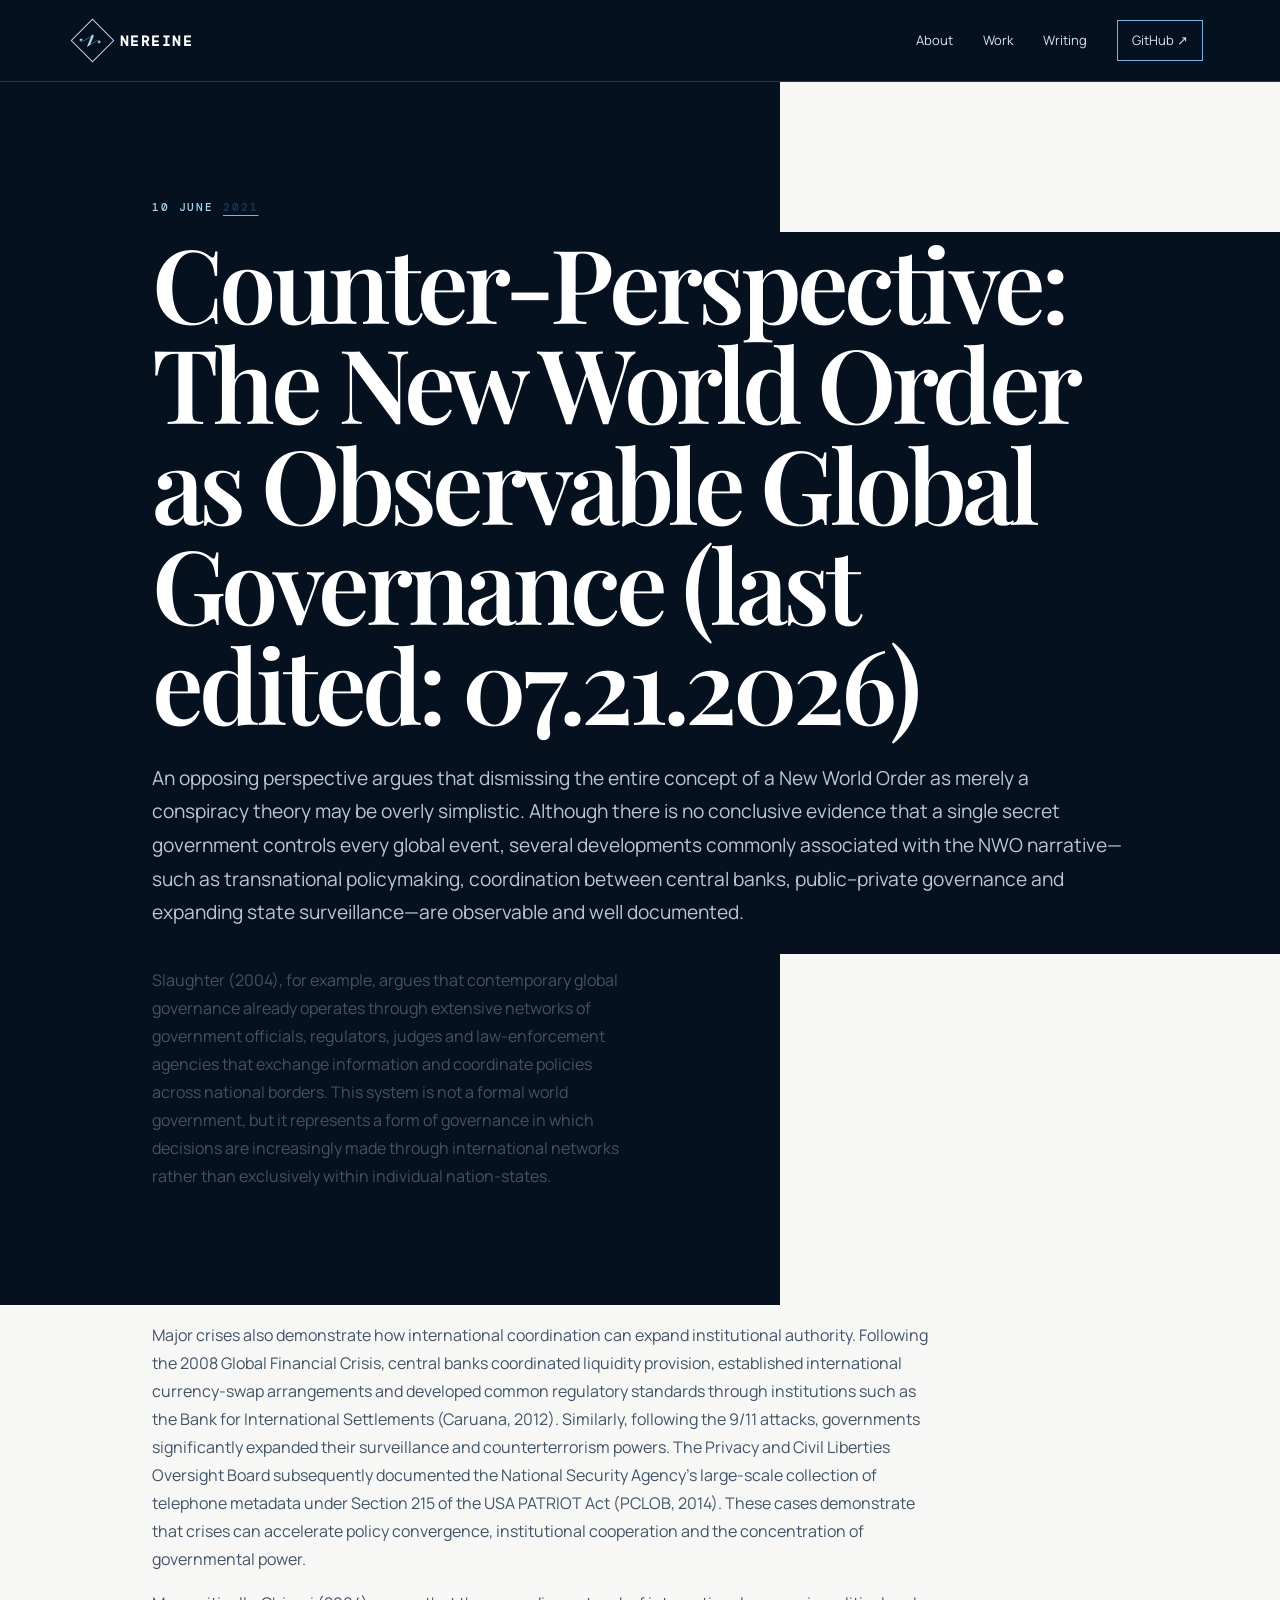
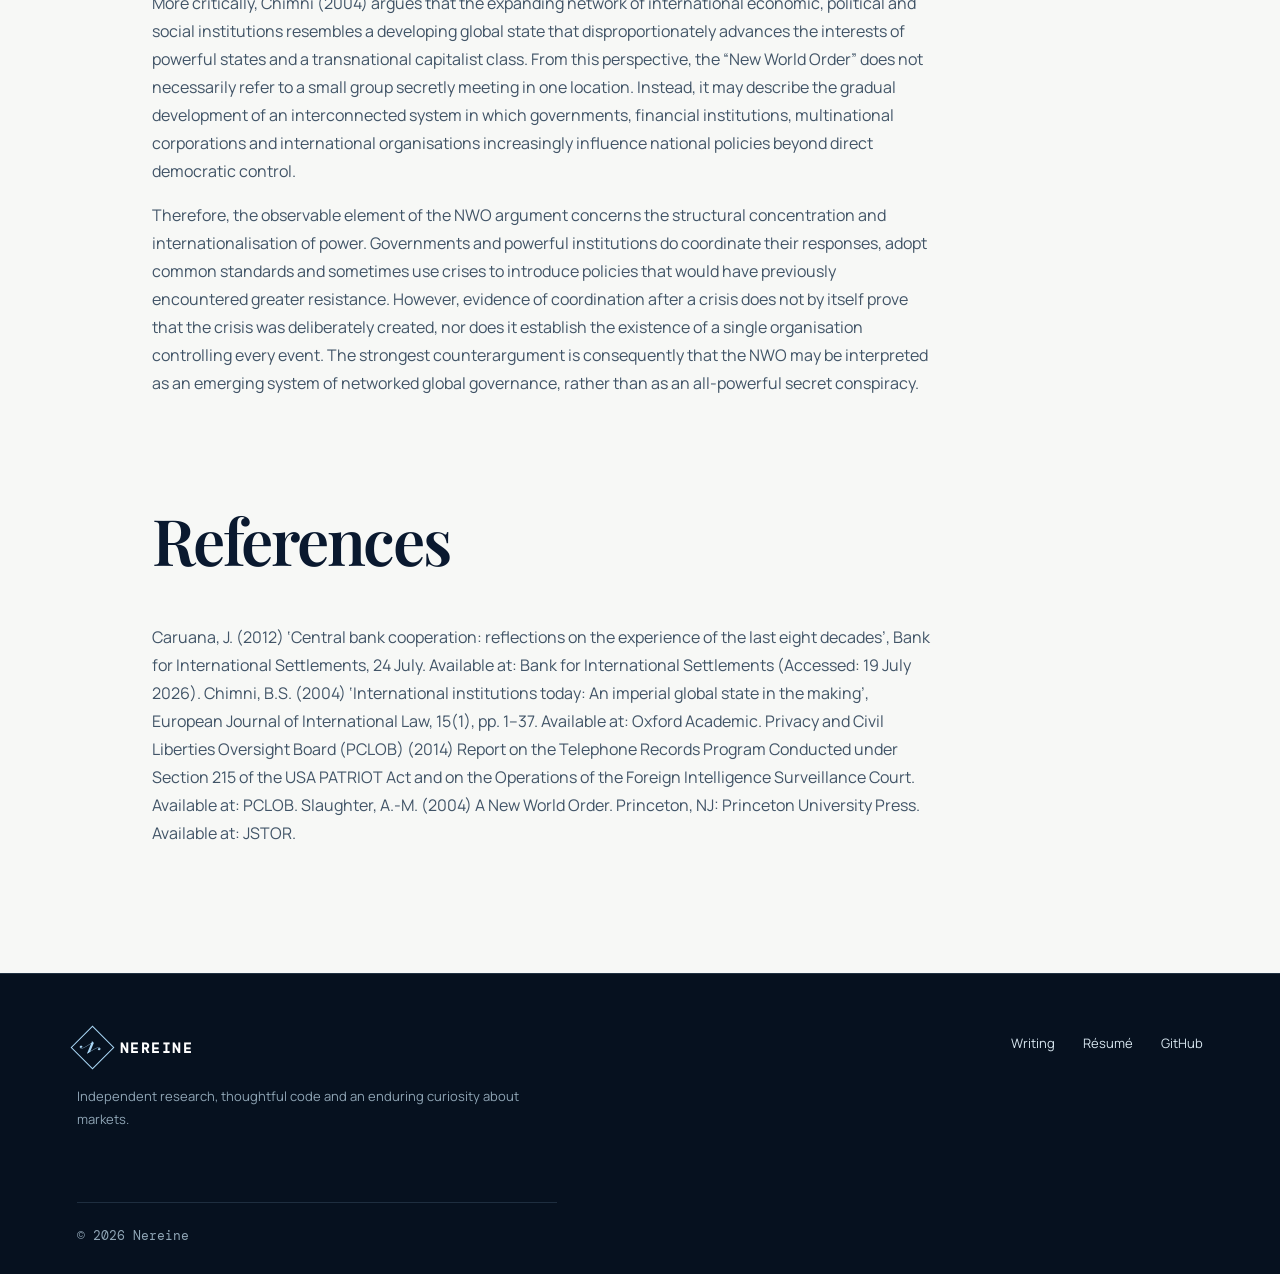
<file: blog/nwo/index.html>
<!DOCTYPE html><html lang=en> <head><meta charset=UTF-8><meta name=viewport content="width=device-width, initial-scale=1.0"><meta name=description content="Nereine — independent notes and projects at the intersection of markets, quantitative research and technology."><meta name=author content=@nereine><meta name=theme-color content=#06111f><link rel=preconnect href=https://fonts.googleapis.com><link rel=preconnect href=https://fonts.gstatic.com crossorigin><link href="https://fonts.googleapis.com/css2?family=DM+Mono:wght@400;500&family=Manrope:wght@400;500;600;700&family=Playfair+Display:ital,wght@0,600;1,600&display=swap" rel=stylesheet><link rel=stylesheet href=/style.css><title>Nereine — Markets, Research & Technology</title></head> <body> <header class=site-header> <a class=wordmark href=/ aria-label="Nereine home"> <span class=wordmark-mark>N</span> <span>NEREINE</span> </a> <button class=menu-button type=button aria-expanded=false aria-controls=site-nav>Menu</button> <nav id=site-nav class=site-nav aria-label="Primary navigation"> <a href=/#about>About</a> <a href=/#work>Work</a> <a href=/blog/ >Writing</a> <a class=nav-cta href=https://github.com/nereine>GitHub <span aria-hidden=true>↗</span></a> </nav> </header> <main> <p>10 June <a href=/blog/2021/ >2021</a></p> <h1 id=counter-perspective-the-new-world-order-as-observable-global-governance-last-edited-07.21.2026>Counter-Perspective: The New World Order as Observable Global Governance (last edited: 07.21.2026)</h1> <p>An opposing perspective argues that dismissing the entire concept of a New World Order as merely a conspiracy theory may be overly simplistic. Although there is no conclusive evidence that a single secret government controls every global event, several developments commonly associated with the NWO narrative—such as transnational policymaking, coordination between central banks, public–private governance and expanding state surveillance—are observable and well documented.</p> <p>Slaughter (2004), for example, argues that contemporary global governance already operates through extensive networks of government officials, regulators, judges and law-enforcement agencies that exchange information and coordinate policies across national borders. This system is not a formal world government, but it represents a form of governance in which decisions are increasingly made through international networks rather than exclusively within individual nation-states.</p> <p>Major crises also demonstrate how international coordination can expand institutional authority. Following the 2008 Global Financial Crisis, central banks coordinated liquidity provision, established international currency-swap arrangements and developed common regulatory standards through institutions such as the Bank for International Settlements (Caruana, 2012). Similarly, following the 9&#47;11 attacks, governments significantly expanded their surveillance and counterterrorism powers. The Privacy and Civil Liberties Oversight Board subsequently documented the National Security Agency’s large-scale collection of telephone metadata under Section 215 of the USA PATRIOT Act (PCLOB, 2014). These cases demonstrate that crises can accelerate policy convergence, institutional cooperation and the concentration of governmental power.</p> <p>More critically, Chimni (2004) argues that the expanding network of international economic, political and social institutions resembles a developing global state that disproportionately advances the interests of powerful states and a transnational capitalist class. From this perspective, the “New World Order” does not necessarily refer to a small group secretly meeting in one location. Instead, it may describe the gradual development of an interconnected system in which governments, financial institutions, multinational corporations and international organisations increasingly influence national policies beyond direct democratic control.</p> <p>Therefore, the observable element of the NWO argument concerns the structural concentration and internationalisation of power. Governments and powerful institutions do coordinate their responses, adopt common standards and sometimes use crises to introduce policies that would have previously encountered greater resistance. However, evidence of coordination after a crisis does not by itself prove that the crisis was deliberately created, nor does it establish the existence of a single organisation controlling every event. The strongest counterargument is consequently that the NWO may be interpreted as an emerging system of networked global governance, rather than as an all-powerful secret conspiracy.</p> <h2 id=references>References</h2> <p>Caruana, J. (2012) ‘Central bank cooperation: reflections on the experience of the last eight decades’, Bank for International Settlements, 24 July. Available at: Bank for International Settlements (Accessed: 19 July 2026). Chimni, B.S. (2004) ‘International institutions today: An imperial global state in the making’, European Journal of International Law, 15(1), pp. 1–37. Available at: Oxford Academic. Privacy and Civil Liberties Oversight Board (PCLOB) (2014) Report on the Telephone Records Program Conducted under Section 215 of the USA PATRIOT Act and on the Operations of the Foreign Intelligence Surveillance Court. Available at: PCLOB. Slaughter, A.-M. (2004) A New World Order. Princeton, NJ: Princeton University Press. Available at: JSTOR.</p> </main> <footer class=site-footer> <div> <a href=/ class="wordmark footer-wordmark"><span class=wordmark-mark>N</span><span>NEREINE</span></a> <p>Independent research, thoughtful code and an enduring curiosity about markets.</p> </div> <div class=footer-links> <a href=/blog/ >Writing</a> <a href=/resume/ >Résumé</a> <a href=https://github.com/nereine>GitHub</a> </div> <p class=copyright>© <span id=year>2026</span> Nereine</p> </footer> <script src=/script.js defer></script> </body> </html>
</file>
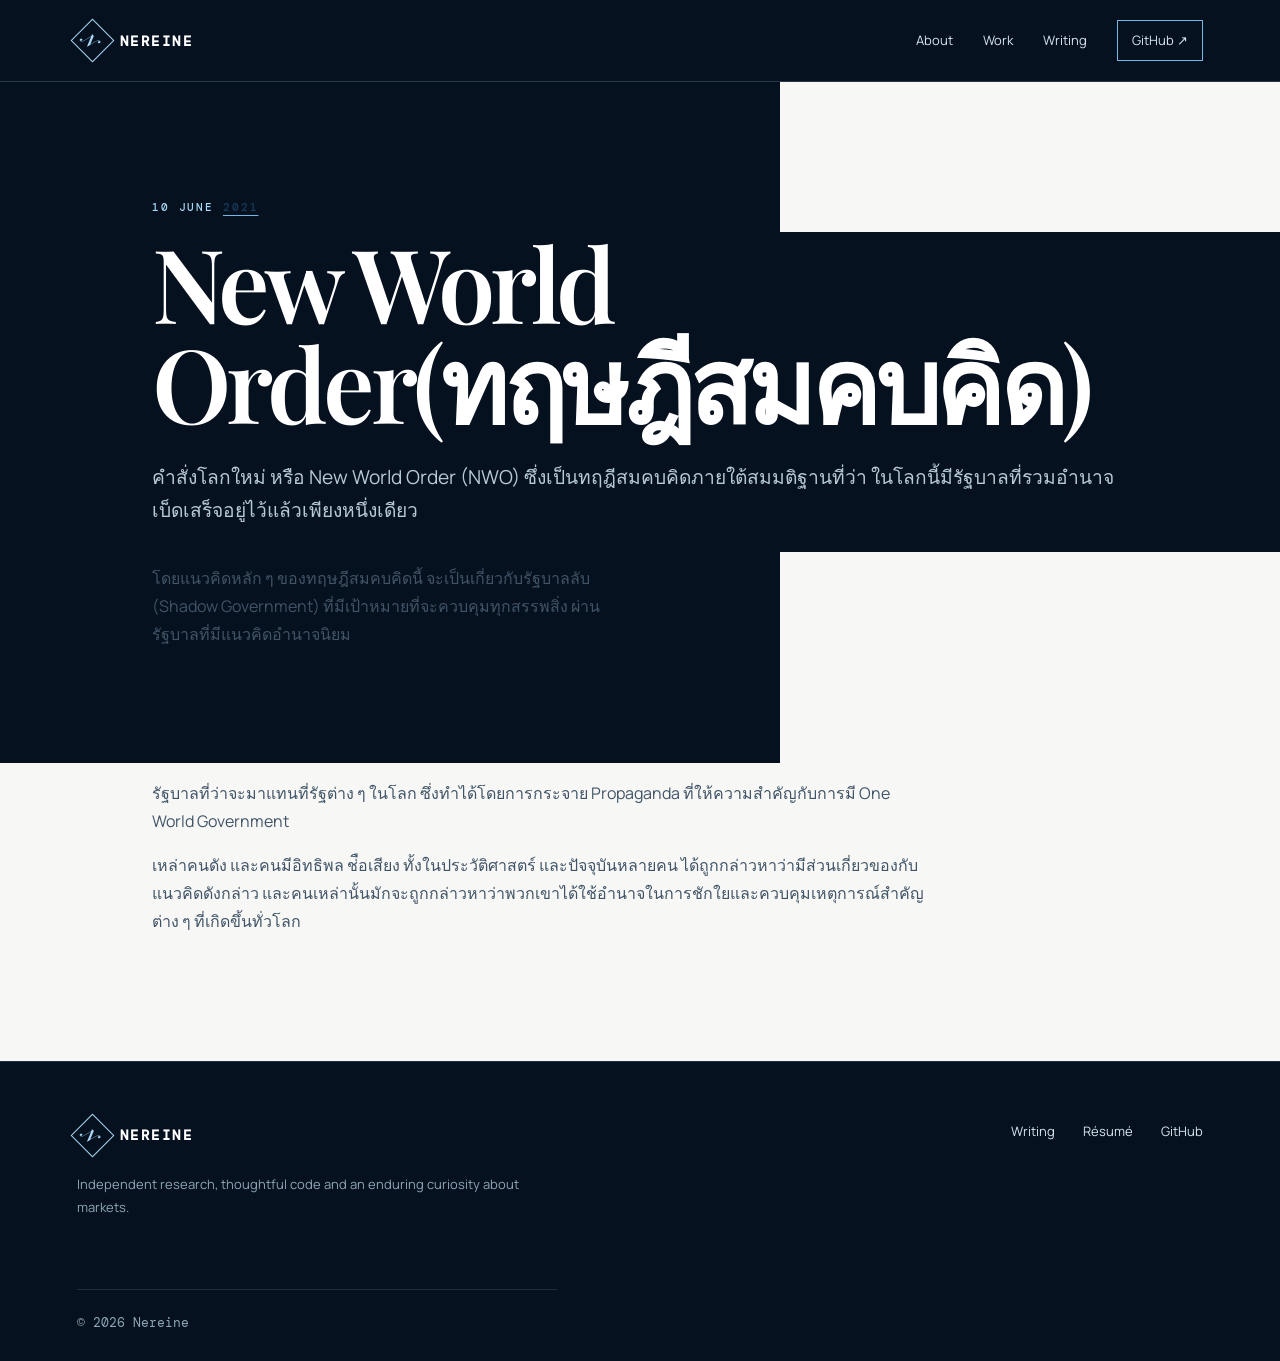
<file: blog/2021/nwo/index.html>
<!DOCTYPE html><html lang=en> <head><meta charset=UTF-8><meta name=viewport content="width=device-width, initial-scale=1.0"><meta name=description content="Nereine — independent notes and projects at the intersection of markets, quantitative research and technology."><meta name=author content=@nereine><meta name=theme-color content=#06111f><link rel=preconnect href=https://fonts.googleapis.com><link rel=preconnect href=https://fonts.gstatic.com crossorigin><link href="https://fonts.googleapis.com/css2?family=DM+Mono:wght@400;500&family=Manrope:wght@400;500;600;700&family=Playfair+Display:ital,wght@0,600;1,600&display=swap" rel=stylesheet><link rel=stylesheet href=/style.css><title>Nereine — Markets, Research & Technology</title></head> <body> <header class=site-header> <a class=wordmark href=/ aria-label="Nereine home"> <span class=wordmark-mark>N</span> <span>NEREINE</span> </a> <button class=menu-button type=button aria-expanded=false aria-controls=site-nav>Menu</button> <nav id=site-nav class=site-nav aria-label="Primary navigation"> <a href=/#about>About</a> <a href=/#work>Work</a> <a href=/blog/ >Writing</a> <a class=nav-cta href=https://github.com/nereine>GitHub <span aria-hidden=true>↗</span></a> </nav> </header> <main> <p>10 June <a href=/blog/2021/ >2021</a></p> <h1 id=new-world-order>New World Order(ทฤษฎีสมคบคิด)</h1> <p>คำสั่งโลกใหม่ หรือ New World Order (NWO) ซึ่งเป็นทฤฎีสมคบคิดภายใต้สมมติฐานที่ว่า ในโลกนี้มีรัฐบาลที่รวมอำนาจเบ็ดเสร็จอยู่ไว้แล้วเพียงหนึ่งเดียว</p> <p>โดยแนวคิดหลัก ๆ ของทฤษฎีสมคบคิดนี้ จะเป็นเกี่ยวกับรัฐบาลลับ (Shadow Government) ที่มีเป้าหมายที่จะควบคุมทุกสรรพสิ่ง ผ่านรัฐบาลที่มีแนวคิดอำนาจนิยม </p> <p>รัฐบาลที่ว่าจะมาแทนที่รัฐต่าง ๆ ในโลก ซึ่งทำได้โดยการกระจาย Propaganda ที่ให้ความสำคัญกับการมี One World Government</p> <p>เหล่าคนดัง และคนมีอิทธิพล ช่ือเสียง ทั้งในประวัติศาสตร์ และปัจจุบันหลายคน ได้ถูกกล่าวหาว่ามีส่วนเกี่ยวของกับแนวคิดดังกล่าว และคนเหล่านั้นมักจะถูกกล่าวหาว่าพวกเขาได้ใช้อำนาจในการชักใยและควบคุมเหตุการณ์สำคัญต่าง ๆ ที่เกิดขึ้นทั่วโลก</p> </main> <footer class=site-footer> <div> <a href=/ class="wordmark footer-wordmark"><span class=wordmark-mark>N</span><span>NEREINE</span></a> <p>Independent research, thoughtful code and an enduring curiosity about markets.</p> </div> <div class=footer-links> <a href=/blog/ >Writing</a> <a href=/resume/ >Résumé</a> <a href=https://github.com/nereine>GitHub</a> </div> <p class=copyright>© <span id=year>2026</span> Nereine</p> </footer> <script src=/script.js defer></script> </body> </html>
</file>
